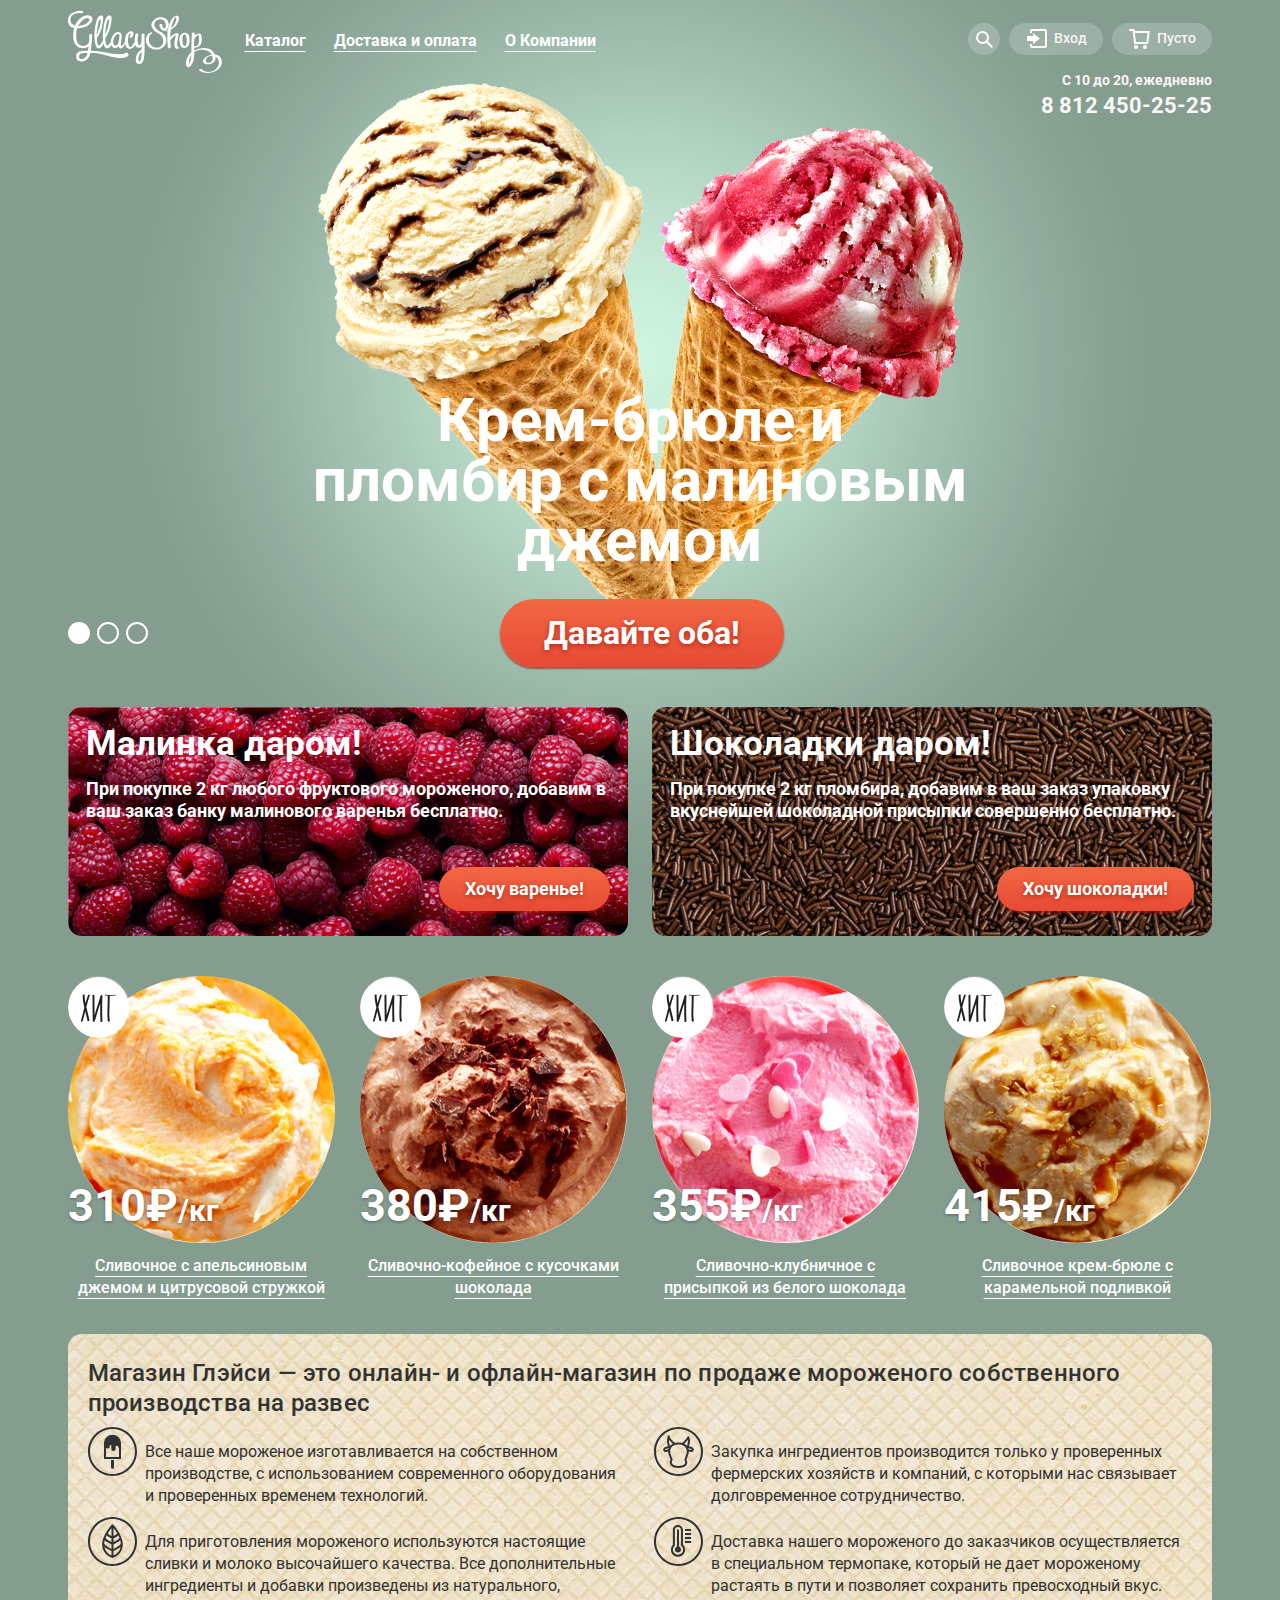
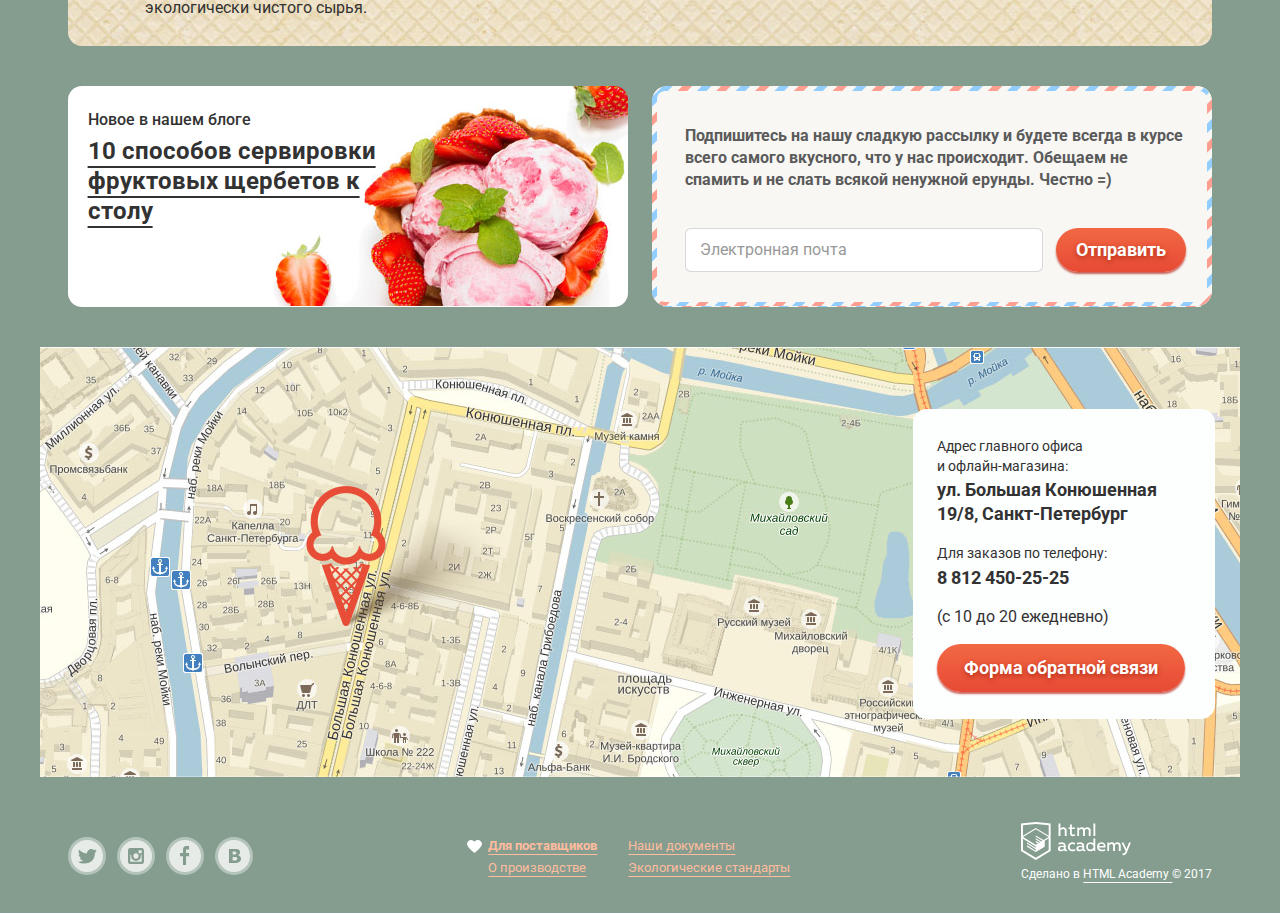
<file: index.html>
<!DOCTYPE html>
<html lang="ru">
  <head>
    <meta charset="utf-8">
    <title>Gllacy shop</title>
    <link href="https://fonts.googleapis.com/css?family=Roboto:400,500,700&amp;subset=cyrillic" rel="stylesheet" type="text/css">
    <link href="css/normalize.css" rel="stylesheet">
    <link href="css/style.css" rel="stylesheet">
  </head>
  <body>
    <input class="slider-radio" type="radio" id="product-1" name="toggle" checked>
    <input class="slider-radio" type="radio" id="product-2" name="toggle">
    <input class="slider-radio" type="radio" id="product-3" name="toggle">
    <div class="site-wrapper">
      <div class="container">
        <header class="main-header">
          <nav class="main-menu">
            <h2 class="visually-hidden">Главное меню</h2>
            <div class="menu-wrapper">
              <a class="main-logo"><img src="img/logo.svg" width="154" height="64" alt="Логотип Gllacy"></a>
              <ul class="main-menu-list">
                <li class="menu-item"><a href="#">Каталог</a>
                  <ul class="sub-menu">
                    <li class="sub-menu-item sub-menu-news"><a href="#"><b>Новинки</b></a></li>
                    <li class="sub-menu-item active"><a href="catalog.html">Сливочное</a></li>
                    <li class="sub-menu-item"><a href="#">Щербеты</a></li>
                    <li class="sub-menu-item"><a href="#">Фруктовый лед</a></li>
                    <li class="sub-menu-item"><a href="#">Мелорин</a></li>
                  </ul>
                </li>
                <li class="menu-item"><a href="#">Доставка и оплата</a></li>
                <li class="menu-item"><a href="#">О Компании</a></li>
              </ul>
            </div>
          </nav>
          <div class="user-box">
            <h2 class="visually-hidden">Уголок покупателя</h2>
            <div class="search">
              <h3 class="visually-hidden">Поиск по сайту</h3>
              <div class="search-box">
                <form class="search-form" action="https://echo.htmlacademy.ru" method="get">
                  <input class="input" type="search" name="search" placeholder="Что ищем?">
                </form>
              </div>
            </div>
            <div class="profile-entrance">
              <h3 class="visually-hidden">Вход в личный кабинет</h3>
              <span class="profile-entrance-icon">Вход</span>
              <div class="profile-entrance-block">
                <form class="profile-entrance-form" action="https://echo.htmlacademy.ru" method="post">
                  <input class="input profile-entrance-input" type="email" name="email" placeholder="Электронная почта" autocomplete="on" required>
                  <input class="input profile-entrance-input" type="password" name="password" placeholder="Пароль" required>
                  <input class="button profile-entrance-button" type="submit" value="Войти">
                </form>
                <div class="profile-entrance-help">
                  <a href="#">Забыли пароль?</a>
                  <a href="#">Новая регистрация</a>
                </div>
              </div>
            </div>
            <div class="basket">
              <h3 class="visually-hidden">Корзина</h3>
              <span class="basket-icon basket-icon-full">Пусто</span>
            </div>
            <div class="shop-contacts">
              <h3 class="visually-hidden">Контакты и вермя работы</h3>
              <p class="shop-contacts-working-hours">С 10 до 20, ежедневно</p>
              <p class="shop-contacts-phone">8 812 450-25-25</p>
            </div>
          </div>
        </header>
      </div>
      <main class="main-container">
        <div class="container">
          <h1 class="visually-hidden">Магазин мороженого Gllacy</h1>
          <div class="slider">
            <h2 class="visually-hidden">Специальное предложение</h2>
            <div class="slider-controls">
              <label for="product-1">Первый</label>
              <label for="product-2">Второй</label>
              <label for="product-3">Третий</label>
            </div>
            <section class="slider-promo" id="slide1">
              <h3 class="slider-promo-description">Крем-брюле и пломбир с малиновым джемом</h3>
              <img class="slider-promo-image" src="img/slider_creme-brulee-raspberry.png" width="1079" height="854" alt="Крем-брюле и пломбир с малиновым джемом">
              <a class="button button-slider" href="#">Давайте оба!</a>
            </section>
            <section class="slider-promo" id="slide2">
              <h3 class="slider-promo-description">Шоколадный пломбир и лимонный сорбет</h3>
              <img class="slider-promo-image" src="img/slider_chocolate-lemon.png" width="1079" height="854" alt="Шоколадный пломбир и лимонный сорбет">
              <a class="button button-slider" href="#">Давайте оба!</a>
            </section>
            <section class="slider-promo" id="slide3">
              <h3 class="slider-promo-description">Пломбир с помадкой и клубничный щербет</h3>
              <img class="slider-promo-image" src="img/slider_fondant-strawberry.png" width="1079" height="854" alt="Пломбир с помадкой и клубничный щербет">
              <a class="button button-slider" href="#">Давайте оба!</a>
            </section>
          </div>
          <section class="action">
            <h2 class="visually-hidden">Акция для большого заказа</h2>
            <div class="action-option action-option-one">
              <h3>Малинка даром!</h3>
              <p>При покупке 2 кг любого фруктового мороженого, добавим в ваш заказ банку малинового варенья бесплатно.</p>
              <a class="button button-action" href="#">Хочу варенье!</a>
            </div>
            <div class="action-option action-option-two">
              <h3>Шоколадки даром!</h3>
              <p>При покупке 2 кг пломбира, добавим в ваш заказ упаковку вкуснейшей шоколадной присыпки совершенно бесплатно.</p>
              <a class="button button-action" href="#">Хочу шоколадки!</a>
            </div>
          </section>
          <section class="catalog catalog-hit">
            <h2 class="visually-hidden">Хиты продаж</h2>
            <ul class="catalog-list">
              <li class="catalog-item item-hit">
                <a class="item-image" href="#">
                  <img src="img/cream_orange.jpg" width="267" height="267" alt="Сливочное с апельсиновым джемом и цитрусовой стружкой">
                </a>
                <p class="item-price">310&#8381;<span>/кг</span></p>
                <h3 class="item-description"><a href="#">Сливочное с апельсиновым джемом и цитрусовой стружкой</a></h3>
                <div class="catalog-item-overlay">
                  <a href="#" class="button button-selected-item">Быстрый просмотр</a>
                </div>
              </li>
              <li class="catalog-item item-hit">
                <a class="item-image" href="#">
                  <img src="img/cream-coffee.jpg" width="267" height="267" alt="Сливочно-кофейное с кусочками шоколада">
                </a>
                <p class="item-price">380&#8381;<span>/кг</span></p>
                <h3 class="item-description"><a href="#">Сливочно-кофейное с кусочками шоколада</a></h3>
                <div class="catalog-item-overlay">
                  <a href="#" class="button button-selected-item">Быстрый просмотр</a>
                </div>
              </li>
              <li class="catalog-item item-hit">
                <a class="item-image" href="#">
                  <img src="img/cream-raspberry.jpg" width="267" height="267" alt="Сливочно-клубничное с присыпкой из белого шоколада">
                </a>
                <p class="item-price">355&#8381;<span>/кг</span></p>
                <h3 class="item-description"><a href="#">Сливочно-клубничное с присыпкой из белого шоколада</a></h3>
                <div class="catalog-item-overlay">
                  <a href="#" class="button button-selected-item">Быстрый просмотр</a>
                </div>
              </li>
              <li class="catalog-item item-hit">
                <a class="item-image" href="#">
                  <img src="img/creme-brulee.jpg" width="267" height="267" alt="Сливочное крем-брюле с карамельной подливкой">
                </a>
                <p class="item-price">415&#8381;<span>/кг</span></p>
                <h3 class="item-description"><a href="#">Сливочное крем-брюле с карамельной подливкой</a></h3>
                <div class="catalog-item-overlay">
                  <a href="#" class="button button-selected-item">Быстрый просмотр</a>
                </div>
              </li>
            </ul>
          </section>
          <section class="features-wrapper">
            <h2 class="visually-hidden">Преимущества</h2>
            <div class="features">
              <p class="features-title">Магазин Глэйси — это онлайн- и офлайн-магазин по продаже мороженого собственного производства на развес</p>
              <ul class="features-list">
                <li class="features-item features-item-one">
                Все наше мороженое изготавливается на собственном производстве, с использованием современного оборудования и проверенных временем технологий.</li>
                <li class="features-item features-item-two">Закупка ингредиентов  производится только у проверенных фермерских хозяйств и компаний, с которыми нас связывает долговременное сотрудничество.</li>
                <li class="features-item features-item-three">Для приготовления мороженого используются настоящие сливки и молоко высочайшего качества. Все дополнительные ингредиенты и добавки произведены из натурального, экологически чистого сырья.</li>
                <li class="features-item features-item-four">Доставка нашего мороженого до заказчиков осуществляется в специальном термопаке, который не дает мороженому растаять в пути и позволяет сохранить превосходный вкус.</li>
              </ul>
            </div>
          </section>
          <div class="news-mail-container">
            <article class="blog-box">
              <p class="blog-description">Новое в нашем блоге</p>
              <h3 class="article-header"><a href="#">10 способов сервировки фруктовых щербетов к столу</a></h3>
            </article>
            <div class="mailing-list-background">
              <div class="mailing-list-box">
                <h3 class="visually-hidden">Рассылка</h3>
                <p class="mailing-list-description">Подпишитесь на нашу сладкую рассылку и будете всегда в курсе всего самого вкусного, что у нас происходит. Обещаем не спамить и не слать всякой ненужной ерунды. Честно =)</p>
                <form class="mailing-list-form" action="https://echo.htmlacademy.ru" method="post">
                  <input class="input" type="email" name="mailing-list" placeholder="Электронная почта" autocomplete="on" required>
                  <input class="button button-mailing-list" type="submit" value="Отправить">
                </form>
              </div>
            </div>
          </div>
        </div>
        <section class="contacts">
          <img class="contacts-map" src="img/map_small.jpg" width="1200" height="430" alt="Карта">
          <h2 class="visually-hidden">Контакты магазина</h2>
          <div class="contacts-wrapper">
            <div class="contacts-block">
              <p class="contacts-description-address">Адрес главного офиса<br>и офлайн-магазина:</p>
              <p class="office-address">ул. Большая Конюшенная 19/8, Санкт-Петербург</p>
            </div>
            <div class="contacts-block">
              <p class="contacts-description-phone">Для заказов по телефону:</p>
              <p class="phone">8 812 450-25-25</p>
              <p class="contacts-description hours">(с 10 до 20 ежедневно)</p>
            </div>
            <a href="#" class="button button-feedback">Форма обратной связи</a>
          </div>
        </section>
      </main>
      <div class="container">
        <footer class="main-footer">
          <div class="footer-social">
            <h2 class="visually-hidden">Социальные сети</h2>
            <ul class="social-list">
              <li class="social-button twitter"><a class="social" href="#">Твиттер</a></li>
              <li class="social-button instagram"><a class="social" href="#">Инстаграм</a></li>
              <li class="social-button facebook"><a class="social" href="#">Фейсбук</a></li>
              <li class="social-button vkontakte"><a class="social" href="#">Вконтакте</a></li>
            </ul>
          </div>
          <nav class="footer-navigation">
            <h2 class="visually-hidden">Информация о производстве</h2>
            <ul class="footer-navigation-list">
              <li class="footer-navigation-item footer-navigation-item-special"><a href="#">Для поставщиков</a></li>
              <li class="footer-navigation-item"><a href="#">О производстве</a></li>
            </ul>
            <ul class="footer-navigation-list">
              <li class="footer-navigation-item"><a href="#">Наши документы</a></li>
              <li class="footer-navigation-item"><a href="#">Экологические стандарты</a></li>
            </ul>
          </nav>
          <div class="footer-copyright">
            <a class="html-logo"><img src="img/logo-htmlacademy.svg" alt="Логотип HTML-academy" width="110" height="40"></a>
            <p class="copyright-decription">Сделано в <a href="https://htmlacademy.ru/intensive/htmlcss">HTML Academy </a>&copy; 2017</p>
          </div>
        </footer>
      </div>
      <section class="modal modal-feedback">
        <h2 class="visually-hidden">Форма обратной связи</h2>
        <button class="modal-close">Закрытие окна</button>
        <p class="modal-sign">Мы обязательно вам ответим!</p>
        <form class="feedback-form" action="https://echo.htmlacademy.ru" method="post">
          <input class="input modal-input" type="text" name="name" placeholder="Как вас зовут?">
          <input class="input modal-input" type="email" name="email" placeholder="Ваша почта для ответа?" required>
          <textarea class="input" name="user-feedback" rows="5" required>Напишите что-нибудь...</textarea>
          <input class="button modal-feedback-button" type="submit" value="Отправить">
        </form>
      </section>
    </div>
  </body>
</html>
</file>
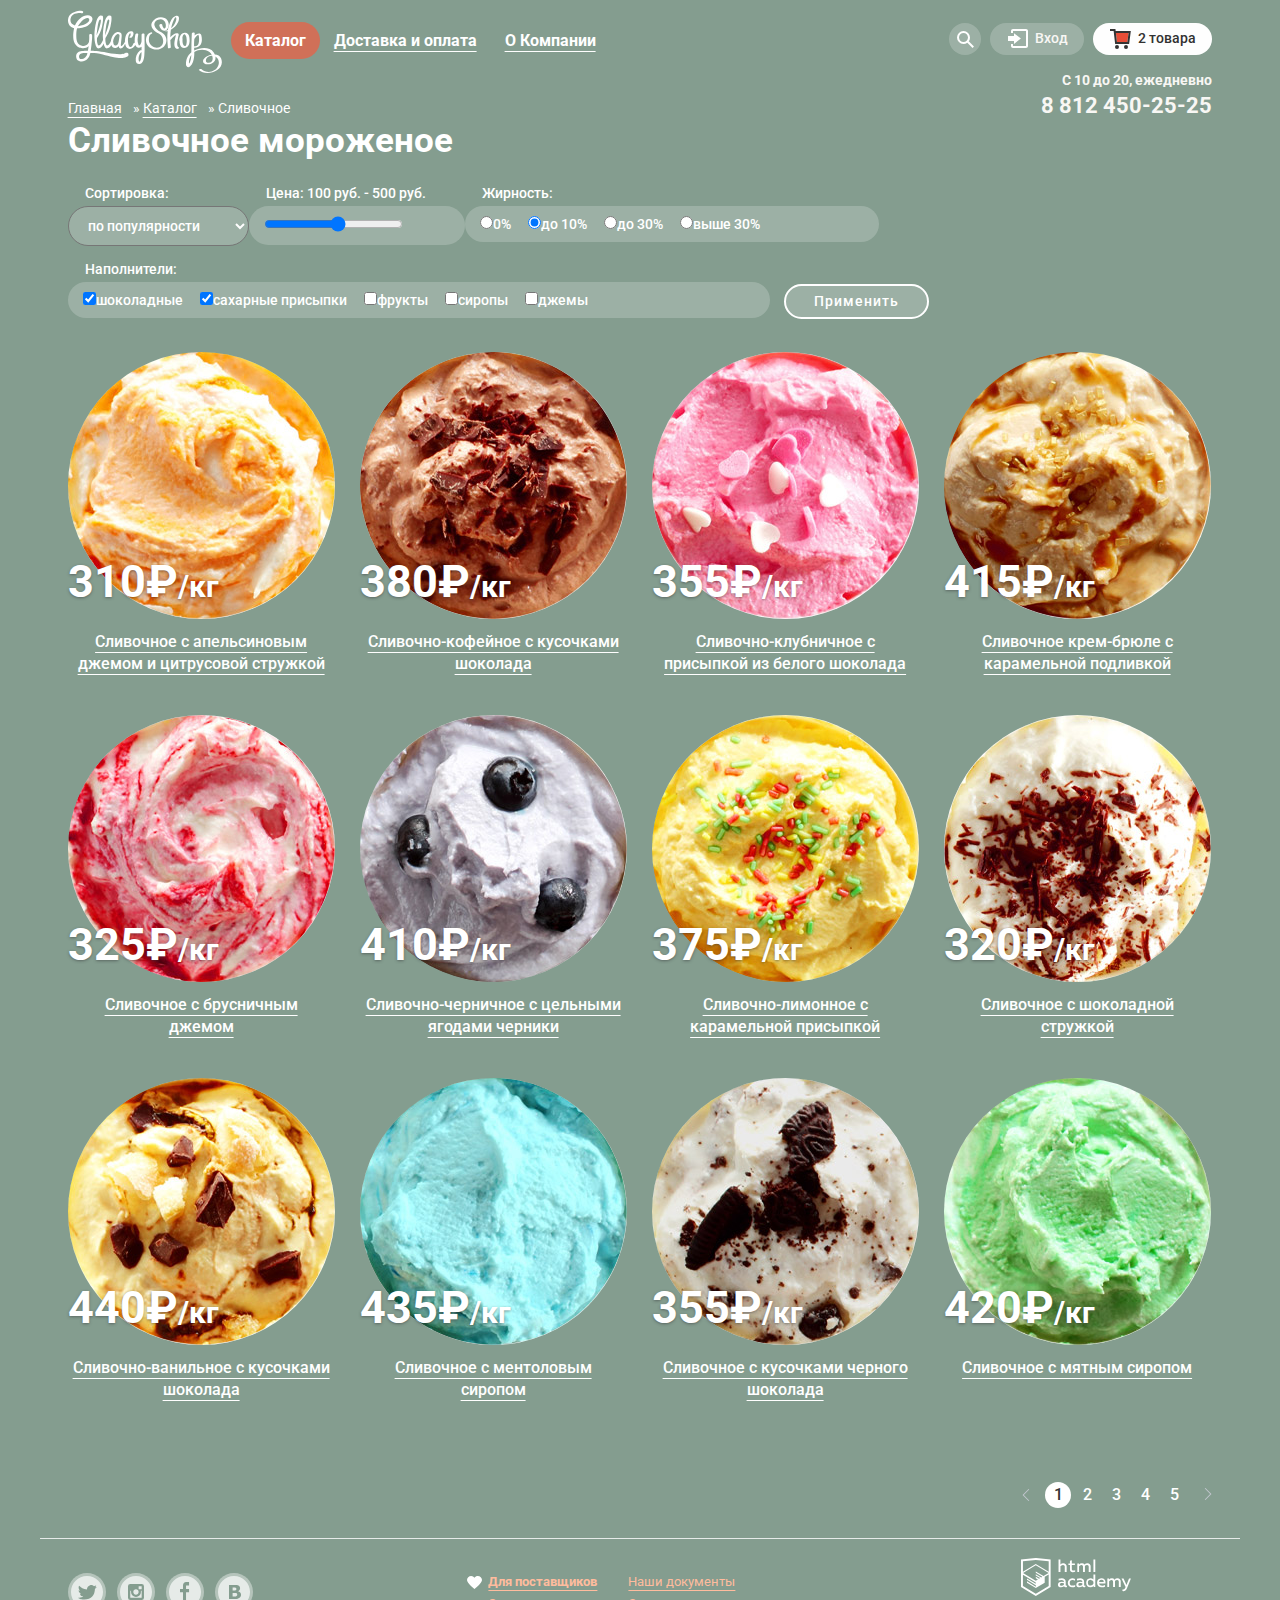
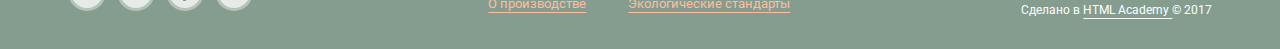
<file: catalog.html>
<!DOCTYPE html>
<html lang="ru">
  <head>
    <meta charset="utf-8">
    <title>Gllacy shop</title>
    <link href="https://fonts.googleapis.com/css?family=Roboto:400,500,700&amp;subset=cyrillic" rel="stylesheet">
    <link href="css/normalize.css" rel="stylesheet">
    <link href="css/style.css" rel="stylesheet">
  </head>
  <body class="inner-page">
    <div class="container">
      <header class="main-header">
        <nav class="main-menu">
          <h2 class="visually-hidden">Главное меню</h2>
          <div class="menu-wrapper">
            <a class="main-logo" href="index.html"><img src="img/logo.svg" width="154" height="64" alt="Логотип Gllacy"></a>
            <ul class="main-menu-list">
              <li class="menu-item menu-item-opened"><a href="#">Каталог</a>
                <ul class="sub-menu">
                  <li class="sub-menu-item sub-menu-news"><a href="#"><b>Новинки</b></a></li>
                  <li class="sub-menu-item sub-menu-item-active"><a href="catalog.html">Сливочное</a></li>
                  <li class="sub-menu-item"><a href="#">Щербеты</a></li>
                  <li class="sub-menu-item"><a href="#">Фруктовый лед</a></li>
                  <li class="sub-menu-item"><a href="#">Мелорин</a></li>
                </ul>
              </li>
              <li class="menu-item"><a href="#">Доставка и оплата</a></li>
              <li class="menu-item"><a href="#">О Компании</a></li>
            </ul>
          </div>
        </nav>
        <div class="user-box">
          <h2 class="visually-hidden">Уголок покупателя</h2>
          <div class="search">
            <h3 class="visually-hidden">Поиск по сайту</h3>
            <form class="search-form" action="https://echo.htmlacademy.ru" method="get">
              <input class="input" type="search" name="search" placeholder="Что ищем?">
            </form>
          </div>
          <div class="profile-entrance">
            <h3 class="visually-hidden">Вход в личный кабинет</h3>
            <span class="profile-entrance-icon">Вход</span>
            <div class="profile-entrance-block">
              <form class="profile-entrance-form" action="https://echo.htmlacademy.ru" method="post">
                <input class="input profile-entrance-input" type="email" name="email" placeholder="Электронная почта" autocomplete="on" required>
                <input class="input" type="password" name="password" placeholder="Пароль" required>
                <input class="button profile-entrance-button" type="submit" value="Войти">
              </form>
              <div class="profile-entrance-help">
                <a href="#">Забыли пароль?</a>
                <a href="#">Новая регистрация</a>
              </div>
            </div>
          </div>
          <div class="basket">
            <h3 class="visually-hidden">Корзина</h3>
            <span class="basket-icon">2 товара</span>
            <div class="basket-block">
              <table class="basket-table">
                <tr class="basket-item">
                  <td class="basket-item-remove"><a href="#">Удаление позиции</a></td>
                  <td class="basket-item-image"><img src="img/basket_cream_orange.jpg" width="33" height="33" alt="Пломбир с апельсиновым джемом"></td>
                  <td class="basket-item-description">Пломбир с апельсиновым джемом</td>
                  <td class="basket-item-coast">1,5 кг &#215; <span>200 руб.</span></td>
                  <td class="basket-item-amount">300 руб.</td>
                </tr>
                <tr class="basket-item">
                  <td class="basket-item-remove"><a href="#">Удаление позиции</a></td>
                  <td class="basket-item-image"><img src="img/basket_cream-strawberry.jpg" width="33" height="33" alt="Клубничный пломбир с присыпкой из белого шоколада"></td>
                  <td class="basket-item-description">Клубничный пломбир с присыпкой из белого шоколада</td>
                  <td class="basket-item-coast">1,5 кг &#215; <span>300 руб.</span></td>
                  <td class="basket-item-amount">450 руб.</td>
                </tr>
              </table>
                <p class="basket-total">Итого: 750 руб.</p>
                <a class="button button-basket" href="#">Оформить заказ</a>
            </div>
          </div>
          <div class="shop-contacts">
            <h3 class="visually-hidden">Контакты и вермя работы</h3>
            <p class="shop-contacts-working-hours">С 10 до 20, ежедневно</p>
            <p class="shop-contacts-phone">8 812 450-25-25</p>
          </div>
        </div>
      </header>
      <main class="main-container">
        <ul class="breadcrumbs">
          <li><a href="index.html">Главная</a></li>
          <li><a class="breadcrumbs-pointer" href="#">Каталог</a></li>
          <li class="breadcrumbs-pointer">Сливочное</li>
        </ul>
        <h1 class="catalog-page-title">Сливочное мороженое</h1>
        <section class="product-filter-section">
          <h2 class="visually-hidden">Фильтры товаров</h2>
            <form class="product-filter" action="/echo" method="post">
              <div class="filter-block">
                <div class="sorting-box product-sorting">
                  <p class="sorting-description">Сортировка:</p>
                  <select class="sorting-pannel sort-by-product" name="sort-by-product">
                    <option value="popular" selected>по популярности</option>
                    <option value="inexpensive-first">сначала недорогие</option>
                    <option value="expensive-first">сначала дорогие</option>
                    <option value="fat-content">по жирности</option>
                  </select>
                </div>
                <div class="sorting-box price-sorting">
                  <p class="sorting-description">Цена: 100 руб. - 500 руб.</p>
                  <div class="sorting-pannel sort-by-price">
                    <input type="range" name="sort-by-price" min="100" max="500" step="10">
                  </div>
                </div>
                <div class="sorting-box fat-sorting">
                  <p class="sorting-description">Жирность:</p>
                  <div class="sorting-pannel sort-by-fat">
                    <ul class="sort-by-fat-list">
                      <li><input type="radio" name="sort-by-fat" value="0" id="zero"><label for="zero">0%</label></li>
                      <li><input type="radio" name="sort-by-fat" value="up-to-10%" id="ten" checked><label for="ten">до 10%</label></li>
                      <li><input type="radio" name="sort-by-fat" value="up-to-30%" id="thirty"><label for="thirty">до 30%</label></li>
                      <li><input type="radio" name="sort-by-fat" value="above-30%" id="above-thirthy"><label for="above-thirthy">выше 30%</label></li>
                    </ul>
                  </div>
                </div>
              </div>
              <div class="filter-block">
                <div class="sorting-box addition-sorting">
                  <p class="sorting-description">Наполнители:</p>
                  <div class="sorting-pannel sort-by-addition">
                    <ul class="sort-by-addition-list">
                      <li><input type="checkbox" name="chocolate" id="chocolate" checked><label for="chocolate">шоколадные</label></li>
                      <li><input type="checkbox" name="sugar" id="sugar" checked><label for="sugar">сахарные присыпки</label></li>
                      <li><input type="checkbox" name="fruits" id="fruits"><label for="fruits">фрукты</label></li>
                      <li><input type="checkbox" name="syrups" id="syrup"><label for="syrup">сиропы</label></li>
                      <li><input type="checkbox" name="jams" id="jam"><label for="jam">джемы</label></li>
                    </ul>
                  </div>
                </div>
                <div class="filter-button-box">
                  <input class="button-filter-applying" type="submit" value="Применить">
                </div>
              </div>
            </form>
        </section>
        <section class="catalog">
          <h2 class="visually-hidden">Разновидности мороженого</h2>
          <ul class="catalog-list">
            <li class="catalog-item">
              <a class="item-image" href="#">
                <img src="img/cream_orange.jpg" width="267" height="267" alt="Сливочное с апельсиновым джемом и цитрусовой стружкой">
              </a>
              <p class="item-price">310&#8381;<span>/кг</span></p>
              <h3 class="item-description"><a href="#">Сливочное с апельсиновым джемом и цитрусовой стружкой</a></h3>
              <div class="catalog-item-overlay">
                <a href="#" class="button button-selected-item">Быстрый просмотр</a>
              </div>
            </li>
            <li class="catalog-item">
              <a class="item-image" href="#">
                <img src="img/cream-coffee.jpg" width="267" height="267" alt="Сливочно-кофейное с кусочками шоколада">
              </a>
              <p class="item-price">380&#8381;<span>/кг</span></p>
              <h3 class="item-description"><a href="#">Сливочно-кофейное с кусочками шоколада</a></h3>
              <div class="catalog-item-overlay">
                <a href="#" class="button button-selected-item">Быстрый просмотр</a>
              </div>
            </li>
            <li class="catalog-item">
              <a class="item-image" href="#">
                <img src="img/cream-raspberry.jpg" width="267" height="267" alt="Сливочно-клубничное с присыпкой из белого шоколада">
              </a>
              <p class="item-price">355&#8381;<span>/кг</span></p>
              <h3 class="item-description"><a href="#">Сливочно-клубничное с присыпкой из белого шоколада</a></h3>
              <div class="catalog-item-overlay">
                <a href="#" class="button button-selected-item">Быстрый просмотр</a>
              </div>
            </li>
            <li class="catalog-item">
              <a class="item-image" href="#">
                <img src="img/creme-brulee.jpg" width="267" height="267" alt="Сливочное крем-брюле с карамельной подливкой">
              </a>
              <p class="item-price">415&#8381;<span>/кг</span></p>
              <h3 class="item-description"><a href="#">Сливочное крем-брюле с карамельной подливкой</a></h3>
              <div class="catalog-item-overlay">
                <a href="#" class="button button-selected-item">Быстрый просмотр</a>
              </div>
            </li>
            <li class="catalog-item">
              <a class="item-image" href="#">
                <img src="img/cream_lingonberry.jpg" width="267" height="267" alt="Сливочное с брусничным джемом">
              </a>
              <p class="item-price">325&#8381;<span>/кг</span></p>
              <h3 class="item-description"><a href="#">Сливочное с брусничным джемом</a></h3>
              <div class="catalog-item-overlay">
                <a href="#" class="button button-selected-item">Быстрый просмотр</a>
              </div>
            </li>
            <li class="catalog-item">
              <a class="item-image" href="#">
                <img src="img/cream_blueberry.jpg" width="267" height="267" alt="Сливочно-черничное с цельными ягодами черники">
              </a>
              <p class="item-price">410&#8381;<span>/кг</span></p>
              <h3 class="item-description"><a href="#">Сливочно-черничное с цельными ягодами черники</a></h3>
              <div class="catalog-item-overlay">
                <a href="#" class="button button-selected-item">Быстрый просмотр</a>
              </div>
            </li>
            <li class="catalog-item">
              <a class="item-image" href="#">
                <img src="img/cream-lemon.jpg" width="267" height="267" alt="Сливочно-лимонное с карамельной присыпкой">
              </a>
              <p class="item-price">375&#8381;<span>/кг</span></p>
              <h3 class="item-description"><a href="#">Сливочно-лимонное с карамельной присыпкой</a></h3>
              <div class="catalog-item-overlay">
                <a href="#" class="button button-selected-item">Быстрый просмотр</a>
              </div>
            </li>
            <li class="catalog-item">
              <a class="item-image" href="#">
                <img src="img/cream_chocolate-chips.jpg" width="267" height="267" alt="Сливочное с шоколадной стружкой">
              </a>
              <p class="item-price">320&#8381;<span>/кг</span></p>
              <h3 class="item-description"><a href="#">Сливочное с шоколадной стружкой</a></h3>
              <div class="catalog-item-overlay">
                <a href="#" class="button button-selected-item">Быстрый просмотр</a>
              </div>
            </li>
            <li class="catalog-item">
              <a class="item-image" href="#">
                <img src="img/cream-vanilla_chocolate-pieces.jpg" width="267" height="267" alt="Сливочно-ванильное с кусочками шоколада">
              </a>
              <p class="item-price">440&#8381;<span>/кг</span></p>
              <h3 class="item-description"><a href="#">Сливочно-ванильное с кусочками шоколада</a></h3>
              <div class="catalog-item-overlay">
                <a href="#" class="button button-selected-item">Быстрый просмотр</a>
              </div>
            </li>
            <li class="catalog-item">
              <a class="item-image" href="#">
                <img src="img/cream_mentol.jpg" width="267" height="267" alt="Сливочноe с ментоловым сиропом">
              </a>
              <p class="item-price">435&#8381;<span>/кг</span></p>
              <h3 class="item-description"><a href="#">Сливочноe с ментоловым сиропом</a></h3>
              <div class="catalog-item-overlay">
                <a href="#" class="button button-selected-item">Быстрый просмотр</a>
              </div>
            </li>
            <li class="catalog-item">
              <a class="item-image" href="#">
                <img src="img/cream_chocolate-pieces.jpg" width="267" height="267" alt="Сливочное с кусочками черного шоколада">
              </a>
              <p class="item-price">355&#8381;<span>/кг</span></p>
              <h3 class="item-description"><a href="#">Сливочное с кусочками черного шоколада</a></h3>
              <div class="catalog-item-overlay">
                <a href="#" class="button button-selected-item">Быстрый просмотр</a>
              </div>
            </li>
            <li class="catalog-item">
              <a class="item-image" href="#">
                <img src="img/cream_mint.jpg" width="267" height="267" alt="Сливочное с мятным сиропом">
              </a>
              <p class="item-price">420&#8381;<span>/кг</span></p>
              <h3 class="item-description"><a href="#">Сливочное с мятным сиропом</a></h3>
              <div class="catalog-item-overlay">
                <a href="#" class="button button-selected-item">Быстрый просмотр</a>
              </div>
            </li>
          </ul>
        </section>
        <div class="pagination">
          <ul class="pagination-list">
            <li class="pagination-item-arrow pagination-item-arrow-left"><a href="#">Влево</a></li>
            <li class="pagination-item pagination-item-selected"><a>1</a></li>
            <li class="pagination-item"><a href="#">2</a></li>
            <li class="pagination-item"><a href="#">3</a></li>
            <li class="pagination-item"><a href="#">4</a></li>
            <li class="pagination-item"><a href="#">5</a></li>
            <li class="pagination-item-arrow pagination-item-arrow-right"><a href="#">Вправо</a></li>
          </ul>
        </div>
      </main>
      <footer class="main-footer">
        <div class="footer-social">
          <h2 class="visually-hidden">Социальные сети</h2>
          <ul class="social-list">
            <li class="social-button twitter"><a class="social" href="#">Твиттер</a></li>
            <li class="social-button instagram"><a class="social" href="#">Инстаграм</a></li>
            <li class="social-button facebook"><a class="social" href="#">Фейсбук</a></li>
            <li class="social-button vkontakte"><a class="social" href="#">Вконтакте</a></li>
          </ul>
        </div>
        <nav class="footer-navigation">
          <h2 class="visually-hidden">Информация о производстве</h2>
          <ul class="footer-navigation-list">
            <li class="footer-navigation-item footer-navigation-item-special"><a href="#">Для поставщиков</a></li>
            <li class="footer-navigation-item"><a href="#">О производстве</a></li>
          </ul>
          <ul class="footer-navigation-list">
            <li class="footer-navigation-item"><a href="#">Наши документы</a></li>
            <li class="footer-navigation-item"><a href="#">Экологические стандарты</a></li>
          </ul>
        </nav>
        <div class="footer-copyright">
          <a class="html-logo"><img src="img/logo-htmlacademy.svg" alt="Логотип HTML-academy" width="110" height="40"></a>
          <p class="copyright-decription">Сделано в <a href="https://htmlacademy.ru/intensive/htmlcss">HTML Academy </a>&copy; 2017</p>
          </div>
      </footer>
    </div>
  </body>
</html>
</file>
<file: css/style.css>
body {
  margin: 0;
  padding: 0;
  font-family: Roboto, Arial, sans-serif;
  font-size: 16px;
  line-height: 22px;
  font-weight: 400;
  color: #ffffff;
  background-color: #849d8f;
}

html {
  box-sizing: border-box;
}

*,
*::before,
*::after {
  box-sizing: inherit;
}

img {
  max-width: 100%;
  height: auto;
}

a {
  color: #ffffff;
  text-underline-position: under;
}

.container {
  width: 1200px;
  margin: 0 auto;
}

.button {
  display: inline-block;
  padding: 12px 44px;
  font-weight: 700;
  font-size: 32px;
  line-height: 44px;
  text-align: center;
  color: #ffffff;
  vertical-align: top;
  text-decoration: none;
  text-shadow: 0 2px 5px rgba(160, 32, 11, 0.76);
  background: #f26843;
  background: linear-gradient(to bottom, #f26843 0%, #e74a35 100%);
  border-radius: 50px;
  box-shadow: 0 2px 2px rgba(172, 16, 0, 0.64);
  border: none;
  cursor: pointer;
}

.button:hover {
  color: #ffffff;
  background: linear-gradient(to bottom, #f58669 0%, #ec6f5e 100%);
  box-shadow: 0 2px 2px rgba(172, 16, 0, 1);
}

.button:active {
  color: #ffffff;
  background: linear-gradient(to bottom, #d84732 0%, #e1613e 100%);
  box-shadow: inset 0 2px 2px rgba(172, 16, 0, 1);
  outline: none;
}

.input {
  display: inline;
  vertical-align: top;
  min-height: 42px;
  width: 100%;
  padding-left: 14px;
  font-size: 16px;
  line-height: 24px;
  color: #323232;
  font-weight: 700;
  text-align: left;
  background-color: #ffffff;
  border: 1px solid rgba(178, 178, 178, 0.52);
  border-radius: 6px;
  outline: none;
}

.input:hover {
  border: 2px solid rgba(154, 154, 154, 0.52);
  padding-left: 13px;
}

.input:focus {
  border: 2px solid rgba(46, 136, 228, 0.52);
  padding-left: 13px;
}

.main-menu-list,
.catalog-list,
.features-list,
.footer-navigation-list,
.social-list,
.breadcrumbs,
.pagination-list,
.sub-menu,
.features-item {
  list-style: none;
  margin: 0;
  padding: 0;
}

.main-header {
  display: flex;
  justify-content: space-between;
  padding-top: 10px;
  padding-left: 2.3%;
  padding-right: 2.3%;
}

.menu-wrapper {
  display: flex;
  justify-content: flex-start;
}

.main-logo {
  margin-right: 9px;
  border-bottom: none;
}

.inner-page .main-logo:hover {
  background-color: transparent;
}

.main-menu-list {
  display: flex;
  flex-wrap: wrap;
  justify-content: flex-start;
  margin-top: 20px;
  position: relative;
}

.menu-item > a {
  font-size: 16px;
  line-height: 18px;
  font-weight: 700;
  padding: 9px 14px;
}

.menu-item > a:hover {
  text-decoration: none;
  color: #333333;
  background-color: #ffffff;
  border-radius: 30px;
  cursor: pointer;
}

.menu-item > a:active {
  box-shadow: inset 0 2px 1px #696969;
}

.menu-item-opened > a {
  color: #ffffff;
  background-color: #d07058;
  border-radius: 30px;
  text-decoration: none;
}

.sub-menu {
  display: none;
  width: 144px;
  z-index: 30;
  background-color: #f8f7f4;
  border-radius: 6px;
  box-shadow: 0 20px 20px rgba(0, 0, 0, 0.40);
}

.sub-menu-item {
  padding-left: 21px;
  padding-top: 7px;
  padding-bottom: 7px;
}

.sub-menu-item a {
  text-decoration: none;
  font-size: 14px;
  line-height: 16px;
  font-weight: 400;
  text-align: left;
  color: #333333;
}

.sub-menu-news {
  font-weight: 700;
  border-bottom: 1px solid rgba(50, 50, 50, 0.2);
}

.menu-item:hover .sub-menu {
  display: block;
  position: absolute;
  top: 30px;
  left: 5px;
}

.sub-menu-item:hover {
  background-color: #fbded7;
}

.sub-menu-item-active {
  background-color: #d07058;
}

.sub-menu-item-active a {
  color: #ffffff;
}

.sub-menu-item-active:hover {
  background-color: #d07058;
}

.sub-menu-item:first-child:hover {
  border-top-right-radius: 6px;
  border-top-left-radius: 6px;
}

.sub-menu-item:last-child:hover {
  border-bottom-right-radius: 6px;
  border-bottom-left-radius: 6px;
}

.sub-menu-item:active {
  background-color: #f6b5a5;
}

.user-box {
  display: flex;
  flex-wrap: wrap;
  justify-content: flex-end;
  width: 293px;
  margin-top: 13px;
}

.user-box > div {
  font-size: 14px;
  line-height: 16px;
  color: #f8f7f4;
  font-weight: 500;
  margin-left: 9px;
}

.search::before {
  content: "";
  display: block;
  width: 32px;
  height: 32px;
  border-radius: 50%;
  background-color: rgba(255, 255, 255, 0.2);
  background-image: url("../img/loupe.svg");
  background-repeat: no-repeat;
  background-position: center;
}

.search:hover::before {
  background-color: rgba(255, 255, 255, 0);
  background-image: url("../img/loupe-black.svg");
}

.search:hover .search-form {
  display: block;
}

.search {
  position: relative;
}

.search-form {
  display: none;
  position: absolute;
  z-index: 30;
  bottom: -100%;
  width: 343px;
  padding: 15px 20px;
  background-color: #f8f7f4;
  box-shadow: 0 20px 20px rgba(0, 0, 0, 0.40);
  border-radius: 6px;
  top: calc(100% + 4px);
  right: 30px;
}

.profile-entrance-icon,
.basket-icon {
  font-size: 14px;
  line-height: 16px;
  display: block;
  padding-left: 45px;
  padding-right: 16px;
  padding-top: 7px;
  padding-bottom: 9px;
  background-color: rgba(255, 255, 255, 0.2);
  border-radius: 26px;
}

.profile-entrance-icon::before {
  content: "";
  display: block;
  width: 23px;
  height: 23px;
  background-image: url("../img/entrance-white.svg");
  background-repeat: no-repeat;
  position: absolute;
  left: 18px;
  top: 6px;
}

.profile-entrance:hover .profile-entrance-icon {
  color: #000000;
  background-color: #ffffff;
}

.profile-entrance:hover .profile-entrance-icon::before {
  background-image: url("../img/entrance.svg");
}

.profile-entrance:hover .profile-entrance-block {
  display: block;
}

.profile-entrance {
  position: relative;
}

.profile-entrance-block {
  display: none;
  position: absolute;
  z-index: 30;
  top: 36px;
  right: 0;
  width: 278px;
  padding: 21px 20px;
  background-color: #f8f7f4;
  box-shadow: 0 20px 20px rgba(0, 0, 0, 0.40);
  border-radius: 6px;
}

.profole-entrance-form {
  position: relative;
}

.profile-entrance-input {
  margin-bottom: 20px;
}

.profile-entrance-button {
  padding: 12px 25px;
  font-size: 18px;
  line-height: 24px;
  font-weight: 700;
  border-radius: 30px;
}

.profile-entrance-help  {
  display: flex;
  flex-direction: column;
  align-items: flex-start;
  position: absolute;
  bottom: 22px;
  right: 25px;
}


.profile-entrance-help a {
  font-size: 13px;
  line-height: 24px;
  font-weight: 400;
  color: #323232;
}

.profile-entrance-help a:hover,
.profile-entrance-help a:focus {
  color: #ffbc9e;
}

.profile-entrance-help a:active {
  color: #e84d37;
}

.basket-icon {
  position: relative;
}

.basket-icon::before {
  content: "";
  display: block;
  width: 23px;
  height: 23px;
  background-image: url("../img/basket.svg");
  background-repeat: no-repeat;
  position: absolute;
  left: 17px;
  top: 6px;
}

.inner-page .basket-icon {
  color: #323232;
  background-color: #fefefe;
}

.inner-page .basket-icon::before {
   background-image: url("../img/basket-red.svg");
}

.basket:hover .basket-block {
  display: block;
}

.basket {
  position: relative;
}

.basket-block {
  display: none;
  width: 543px;
  background-color: #f8f7f4;
  box-shadow: 0 20px 20px rgba(0, 0, 0, 0.40);
  border-radius: 6px;
  padding: 20px 18px;
  text-align: right;
  position: absolute;
  top: 36px;
  right: 0;
}

.basket-table {
  width: 100%;
  border-collapse: collapse;
  border-spacing: 0;
  text-align: left;
  font-size: 13px;
  line-height: 16px;
  font-weight: 400;
  color: #323232;
  border-bottom: 1px solid #cacac7;
}

.basket-table td {
  padding: 0 0;
  padding-left: 11px;
  padding-top: 8px;
  vertical-align: top;

}

.basket-item-remove {
  font-size: 0;
  background-image: url("../img/cross-small.svg");
  background-repeat: no-repeat;
  width: 14px;
}

.basket-item-image {
  width: 37px;
}

.basket-item-image img {
  border-radius: 50%;
}

.basket-item-description {
  width: 210px;
}

.basket-item-coast {
  width: 107px;
}

.basket-item-amount {
  width: 68px;
}

.basket-item-coast span {
  color: #999999;
}

.basket-total {
  font-size: 15px;
  line-height: 18px;
  font-weight: 700;
  color: #323232;
}

.button-basket {
  font-size: 18px;
  line-height: 24px;
  font-weight: 700;
  padding: 13px 15px;
}

.shop-contacts {
  margin-top: 17px;
}

.shop-contacts p {
  padding: 0;
  margin: 0;
  text-align: right;
}

 .shop-contacts .shop-contacts-working-hours {
  font-size: 14px;
  line-height: 16px;
  font-weight: 700;
}

.shop-contacts .shop-contacts-phone {
  font-size: 22px;
  line-height: 24px;
  font-weight: 700;
  padding-top: 6px;
}

.action {
  display: flex;
  justify-content: space-between;
  margin-bottom: 40px;
  padding-left: 2.3%;
  padding-right: 2.3%;
}

.action-option-one {
  background-color: #73253a;
  background-image: url("../img/raspberry_background.jpg");
}

.action-option-two {
  background-color: #4a2518;
  background-image: url("../img/chocolate_background.jpg");
}

.action-option {
  width: 560px;
  padding: 16px 18px;
  padding-bottom: 25px;
  border-radius: 14px;
  text-align: right;
  color: #ffffff;
  font-weight: 700;
}

.action-option h3 {
  padding: 0;
  margin: 0;
  margin-bottom: 14px;
  font-size: 35px;
  line-height: 41px;
  text-align: left;
}

.action-option p {
  padding: 0;
  margin: 0;
  margin-bottom: 45px;
  font-size: 18px;
  line-height: 22px;
  text-align: left;
}

.button-action {
  font-size: 18px;
  line-height: 24px;
  padding: 10px 26px;
}

.catalog {
  margin-bottom: 35px;
  padding-left: 2.3%;
  padding-right: 2.3%;
}

.inner-page .catalog {
  padding-left: 0;
  padding-right: 0;
}

.catalog-list {
  display: flex;
  justify-content: flex-start;
  flex-wrap: wrap;
}

.catalog-item:hover .catalog-item-overlay {
  display: block;
}

.catalog-item-overlay {
  display: none;
  position: absolute;
  left: -13px;
  top: -6px;
  width: 293px;
  height: 404px;
  border-radius: 8px;
  background-color: rgba(248, 247, 244, 0.2);
  box-shadow: 0 20px 20px rgba(0, 0, 0, 0.2);
  z-index: 1;
}

.button-selected-item {
  display: block;
  position: absolute;
  bottom: 12px;
  left: 15%;
  font-size: 18px;
  line-height: 24px;
  font-weight: 700;
  padding: 10px 17px 10px 17px;
  margin-bottom: 10px;
  border-radius: 26px;
}

.catalog-item {
  position: relative;
  width: 267px;
  text-align: center;
  margin-right: 25px;
}

.catalog-item:nth-child(4n) {
  margin-right: 0;
}

.inner-page .catalog-item {
  margin-bottom: 40px;
}

.item-image img {
  border-radius: 50%;
}

.item-price {
  margin: 0;
  padding: 0;
  margin-top: -66px;
  font-size: 45px;
  line-height: 45px;
  color: #ffffff;
  font-weight: 700;
  text-align: left;
  text-shadow: 0 1px 3px rgba(49, 50, 53, 0.5);
}

.item-price span {
  font-size: 30px;
  line-height: 45px;
}

.item-description {
  margin: 0;
  padding: 0;
  padding-left: 5px;
  padding-right: 5px;
  padding-top: 22px;
  font-size: 16px;
  line-height: 22px;
  color: #ffffff;
  font-weight: 500;
  text-align: center;
}

.item-hit {
  position: relative;
}

.item-hit::before {
  content: "";
  display: block;
  position: absolute;
  left: 0px;
  top: 0px;
  width: 62px;
  height: 62px;
  border-radius: 50%;
  background-color: rgba(255, 255, 255, 0.2);
  background-position: center;
  background-image: url("../img/hit.svg");
  background-repeat: no-repeat;
}

.features-wrapper {
  padding-left: 2.3%;
  padding-right: 2.3%;
  margin-bottom: 40px;
}

.features {
  background-color: #eee1c9;
  background-image: url("../img/wafer_background.jpg");
  border-radius: 14px;
  font-size: 16px;
  line-height: 22px;
  color: #323232;
  font-weight: 400;
  padding-top: 24px;
  padding-bottom: 3px;
  padding-left: 20px;
  padding-right: 15px;
}

.features-title {
  padding: 0;
  margin: 0;
  margin-bottom: 23px;
  font-size: 24px;
  line-height: 30px;
  font-weight: 500;
  letter-spacing: 0.2px;
}

.features-list {
  display: flex;
  flex-wrap: wrap;
  justify-content: space-between;
}

.features-item {
  width: 49%;
  position: relative;
  padding-left: 57px;
  padding-right: 10px;
  margin-bottom: 24px;
}

.features-item-one:before {
  content: "";
  display: block;
  position: absolute;
  left: 0px;
  top: -14px;
  width: 55px;
  height: 55px;
  background-image: url("../img/ice-cream.svg");
  background-repeat: no-repeat;
}

.features-item-two:before {
  content: "";
  display: block;
  position: absolute;
  left: 0px;
  top: -14px;
  width: 55px;
  height: 55px;
  background-image: url("../img/cow.svg");
  background-repeat: no-repeat;
}

.features-item-three:before {
  content: "";
  display: block;
  position: absolute;
  left: 0px;
  top: -14px;
  width: 55px;
  height: 55px;
  background-image: url("../img/eco.svg");
  background-repeat: no-repeat;
}

.features-item-four:before {
  content: "";
  display: block;
  position: absolute;
  left: 0px;
  top: -14px;
  width: 55px;
  height: 55px;
  background-image: url("../img/thermometer.svg");
  background-repeat: no-repeat;
}

.news-mail-container {
  display: flex;
  justify-content: space-between;
  margin-bottom: 40px;
  padding-left: 2.3%;
  padding-right: 2.3%;
}

.blog-box,
.mailing-list-background {
  width: 560px;
  border-radius: 14px;
}

.blog-box {
  padding: 23px 20px;
  background-color: #ffffff;
  background-image: url("../img/icecream-background.jpg");
  background-repeat: no-repeat;
}

.blog-description {
  padding: 0;
  margin: 0;
  font-size: 16px;
  line-height: 22px;
  color: #323232;
  font-weight: 500;
  text-align: left;
}

.article-header {
  padding: 0;
  margin: 0;
  margin-top: 5px;
  padding-right: 200px;
  padding-bottom: 58px;
}

.article-header a {
  font-size: 24px;
  line-height: 30px;
  color: #323232;
  font-weight: 700;
  text-align: left;
}

.mailing-list-background {
  background-image: url("../img/bg-post.svg");
  padding: 5px;
}

.mailing-list-box {
  background-color: #f8f7f4;
  padding-top: 34px;
  padding-bottom: 30px;
  padding-left: 28px;
  padding-right: 21px;
  border-radius: 8px;
}

.mailing-list-description {
  padding: 0;
  margin: 0;
  margin-bottom: 37px;
  color: #5a5a5a;
  font-weight: 700;
  text-align: left;
}

.mailing-list-form {
  display: flex;
  justify-content: space-between;
}

.button-mailing-list {
  font-size: 18px;
  line-height: 24px;
  padding: 10px 20px;
  margin-left: 13px;
}

.contacts {
  width: 1200px;
  margin: 0 auto;
  margin-bottom: 20px;
  position: relative;
}

.contacts-wrapper {
  position: absolute;
  top: 62px;
  left: 873px;
  width: 302px;
  background-color: #fdfefe;
  padding: 27px 24px;
  border-radius: 14px;
}

.contacts-block {
  color: #323232;
  text-align: left;
}

.contacts-description-address {
  padding: 0;
  margin: 0;
  margin-bottom: 2px;
  font-size: 14px;
  line-height: 20px;
  font-weight: 400;
}

.contacts-description-phone {
  padding: 0;
  margin: 0;
  margin-bottom: 2px;
  margin-top: 17px;
  margin-bottom: 3px;
  font-size: 14px;
  line-height: 20px;
  font-weight: 400;
}

.office-address,
.phone {
  padding: 0;
  margin: 0;
  font-size: 18px;
  line-height: 24px;
  font-weight: 700;
}

.contacts-description-hours {
  line-height: 22px;
  padding: 0;
  margin: 0;
  margin-bottom: 22px;
  letter-spacing: -1px;
}

.button-feedback {
  padding: 0;
  margin: 0;
  font-size: 18px;
  line-height: 24px;
  font-weight: 700;
  padding: 12px 27px;
}

.inner-page .main-container {
  padding-left: 2.3%;
  padding-right: 2.3%;
}

.inner-page .main-header {
  height: 100px;
}

.breadcrumbs {
  display: flex;
  justify-content: flex-start;
  font-size: 14px;
  line-height: 16px;
}

.breadcrumbs li {
   margin-right: 21px;
}

.breadcrumbs-pointer {
  position: relative;
}

.breadcrumbs-pointer::before {
  position: absolute;
  content: "»";
  display: block;
  top: 0px;
  left: -10px;
  width: 7px;
  height: 7px;
}

.catalog-page-title {
  margin: 0;
  padding: 0;
  margin-top: 4px;
  font-size: 35px;
  line-height: 41px;
  font-weight: 700;
  margin-bottom: 24px;
}

.product-filter-section {
  margin-bottom: 33px;
}

.filter-block {
  display: flex;
  flex-wrap: wrap;
  margin-bottom: 15px;
}

.sorting-box.addition-sorting {
  margin-right: 14px;
}

.sorting-box .price-sorting {
  margin-right: 15px;
}

.sorting-description {
  padding: 0;
  margin: 0;
  font-size: 14px;
  line-height: 16px;
  font-weight: 500;
  padding-left: 17px;
  margin-bottom: 5px;
}

.sorting-pannel {
  font-size: 14px;
  line-height: 16px;
  font-weight: 500;
  color: #ffffff;
  padding-left: 15px;
  padding-right: 15px;
  padding-top: 10px;
  padding-bottom: 10px;
  background-color: rgba(255, 255, 255, 0.2);
  border-radius: 26px;
}

.sorting-pannel.sort-by-fat {
  width: 414px;
}

.sorting-pannel.sort-by-addition {
  width: 702px;
}

.sorting-pannel label {
  margin-right: 17px;
}

.sorting-pannel input {
  padding-left: 10px;
}

.sort-by-price {
  width: 216px;
}

.sort-by-fat-list,
.sort-by-addition-list {
  list-style: none;
  padding: 0;
  margin: 0;
  display: flex;
}

.filter-button-box {
  display: block;
  padding-top: 23px;
}

.button-filter-applying {
  font-size: 14px;
  line-height: 16px;
  font-weight: 500;
  color: #ffffff;
  background-color: rgba(255, 255, 255, 0.2);
  border-radius: 26px;
  border: 2px solid #ffffff;
  cursor: pointer;
  padding-top: 7px;
  padding-bottom: 8px;
  padding-left: 28px;
  padding-right: 28px;
  letter-spacing: 1px;
}

.button-filter-applying:hover {

}

.button-filter-applying:active {
  color: #323232;
}

.sort-by-product:hover {
  color: #323232;
}

.pagination {
  margin-top: 41px;
}

.pagination-list {
  display: flex;
  justify-content: flex-end;
  margin-top: 0;
  margin-bottom: 30px
}

.pagination-item a {
  width: 26px;
  height: 26px;
  display: block;
  text-align: center;
  border-radius: 50%;
  font-size: 16px;
  line-height: 26px;
  font-weight: 500;
  text-decoration: none;
  color: #ffffff;
  margin-left: 3px;
}

.pagination-item a:hover {
  background-color: rgba(256, 256, 256, 0.2)
}

.pagination-item-selected a {
  color: #323232;
  background-color: #ffffff;
}

.pagination-item-arrow {
  text-indent: -9999px;
}

.pagination-item-arrow a {
  width: 8px;
  height: 13px;
  background-image: url("../img/icon-right-small.svg");
  background-repeat: no-repeat;
  display: block;
  margin-top: 6px;
}

.pagination-item-arrow-right {
  margin-left: 17px;
}

.pagination-item-arrow-left {
  margin-right: 12px;
}

.pagination-item-arrow-left a {
  transform: rotate(180deg);
    -moz-transform: rotate(180deg);
    -ms-transform: rotate(180deg);
    -webkit-transform: rotate(180deg);
    -o-transform: rotate(180deg);
}

.main-footer {
  display: flex;
  justify-content: space-between;
  padding-bottom: 30px;
  padding-left: 2.3%;
  padding-right: 2.3%;
  padding-top: 34px;
  font-size: 13px;
  line-height: 18px;
  color: #ffffff;
  font-weight: 400;
  text-align: left;
}

.inner-page .main-footer {
  border-top: 1px solid rgba(255, 255, 255, 0.8);
}

.footer-social {
  width: 267px;
  margin-right: auto;
}

.social-list {
  display: flex;
  justify-content: flex-start;
}

.social-button {
  text-indent: -9999px;
  display: block;
  position: relative;
  margin: 0px 0px;
  padding: 0px;
  width: 30px;
  height: 30px;
  font-size: 0px;
  text-align: center;
  background-color: transparent;
  border: 4px solid rgba(255, 255, 255, 0.5);
  margin-right: 11px;
  box-sizing: content-box;
  display: block;
  border-radius: 19px;
  opacity: 0.8;
  filter: alpha(Opacity=80);
}

.social-button:hover {
  opacity: 1;
  filter: alpha(Opacity=100);
}

.social-button:active {
  box-shadow: inset 0 2px 1px rgba(255, 255, 255, 1);
}

.twitter {
  background-image: url("../img/twitter.svg");
  background-repeat: no-repeat;
  background-position: center;
}

.instagram {
  background-image: url("../img/instagram.svg");
  background-repeat: no-repeat;
  background-position: center;
}

.facebook {
  background-image: url("../img/fb.svg");
  background-repeat: no-repeat;
  background-position: center;
}

.vkontakte {
  background-image: url("../img/vk.svg");
  background-repeat: no-repeat;
  background-position: center;
}

.footer-navigation {
  display: flex;
  justify-content: flex-start;
  flex-wrap: wrap;
  width: 480px;
  margin-right: 53px;
}

.footer-navigation-list {
  margin-right: 31px;
}

.footer-navigation-item {
  padding-bottom: 4px;
}

.footer-navigation-item-special {
  font-weight: 700;
  position: relative;
}

.footer-navigation-item-special::before {
  content: "";
  display: block;
  position: absolute;
  top: 3px;
  left: -21px;
  width: 18px;
  height: 18px;
  background-image: url("../img/heart.svg");
  background-repeat: no-repeat;
}

.footer-navigation-item a:hover,
.footer-navigation-item a:active,
.footer-copyright a:hover,
.footer-copyright a:active {
  color: #ffbc9e;
}

.footer-navigation-item a {
  color: #ffbc9e;
}

.footer-copyright {
  font-size: 12px;
  line-height: 18px;
  font-weight: 400;
  margin-top: -15px;
}

.copyright-decription {
  padding: 0;
  margin: 0;
}

.modal-feedback {
    padding-top: 20px;
    padding-left: 25px;
    padding-right: 25px;
    width: 480px;
    background-color: #f8f7f4;
    border-radius: 10px;
    text-align: right;
    position: fixed;
    top: 120px;
    left: 50%;
    margin-left: -240px;
    display: none;
}

.modal-close {
    text-indent: -9999px;
    width: 18px;
    height: 17px;
    display: block;
    background-image: url(../img/cross-big.svg);
    background-color: transparent;
    border: none;
    background-repeat: no-repeat;
    background-size: cover;
    position: absolute;
    right: 18px;
    top: 17px;
}

.modal-sign {
  padding: 0;
  margin: 0;
  margin-bottom: 23px;
  text-align: left;
  font-size: 24px;
  line-height: 28px;
  font-weight: 500;
  color: #323232;
}

.modal-input {
  margin-bottom: 20px;
}


.modal-feedback-button {
  margin-top: 25px;
  margin-bottom: 25px;
  padding-top: 13px;
  padding-bottom: 16px;
  padding-left: 24px;
  padding-right: 24px;
  font-size: 18px;
  line-height: 24px;
}

.site-wrapper {
  background-color: #849d8f;
  background-image: url("../img/slider_creme-brulee-raspberry.png");
  background-repeat: no-repeat;
  background-position: top center;
  transition: background-image 0.5s ease, background-color 0.5s ease;
}

.site-wrapper::before,
.site-wrapper::after {
  content: "";
  visibility: hidden;
}

.site-wrapper::before {
  background-image: url("../img/slider_chocolate-lemon.png");
}

.site-wrapper::after {
  background-image: url("../img/slider_fondant-strawberry.png");
}

.slider {
  position: relative;
  padding-top: 273px;
  margin-bottom: 40px;
  text-align: center;
  color: #ffffff;
  padding-left: 2.3%;
  padding-right: 2.3%;
}

.slider-promo {
  display: none;
}

.slider-promo-image {
  width: 0;
  height: 0;
}

.slider-promo-description {
  width: 670px;
  margin: 0 auto;
  margin-bottom: 28px;
  font-size: 60px;
  line-height: 60px;
  font-weight: 700;
}

.slider-radio {
  position: absolute;
  width: 1px;
  height: 1px;
  clip: rect(0, 0, 0, 0);
}

.slider-controls label {
  display: inline-block;
  width: 22px;
  height: 22px;
  margin-right: 7px;
  vertical-align: top;
  background-color: transparent;
  border: 2px solid #ffffff;
  border-radius: 50%;
  cursor: pointer;
}

.slider-controls label:hover {
  background-color: rgba(255, 255, 255, 0.4);
}

.slider-controls label:active {
  background-color: #ffffff;
}

.slider-controls {
  position: absolute;
  bottom: 23px;
  left: 28px;
  z-index: 20;
  font-size: 0;
}

#product-1:checked ~ .site-wrapper {
  background-color: #849d8f;
  background-image: url("../img/slider_creme-brulee-raspberry.png");
}

#product-2:checked ~ .site-wrapper {
  background-color: #8996a6;
  background-image: url("../img/slider_chocolate-lemon.png");
}

#product-3:checked ~ .site-wrapper {
  background-color: #9d8b84;
  background-image: url("../img/slider_fondant-strawberry.png");
}

#product-1:checked ~ .site-wrapper #slide1,
#product-2:checked ~ .site-wrapper #slide2,
#product-3:checked ~ .site-wrapper #slide3 {
  display: block;
}

#product-1:checked ~ .site-wrapper label[for="product-1"],
#product-2:checked ~ .site-wrapper label[for="product-2"],
#product-3:checked ~ .site-wrapper label[for="product-3"] {
  background-color: #ffffff;
}

.visually-hidden:not(:focus):not(:active),
input[type="checkbox"].visually-hidden,
input[type="radio"].visually-hidden {
  position: absolute;
  width: 1px;
  height: 1px;
  margin: -1px;
  border: 0;
  padding: 0;
  white-space: nowrap;
  clip-path: inset(100%);
  clip: rect(0 0 0 0);
  overflow: hidden;
}

.search-form ::-webkit-input-placeholder {
  color: #999999;
  font-weight: 400;
}

.search-form ::-moz-placeholder {
  color: #999999;
  font-weight: 400;
}

.search-form :-moz-placeholder {
  color: #999999;
  font-weight: 400;
}

.search-form :-ms-input-placeholder {
  color: #999999;
  font-weight: 400;
}

.profole-entrance-form ::-webkit-input-placeholder {
  color: #999999;
  font-weight: 400;
}

.profole-entrance-form ::-moz-placeholder {
  color: #999999;
  font-weight: 400;
}

.profole-entrance-form :-moz-placeholder {
  color: #999999;
  font-weight: 400;
}

.profole-entrance-form :-ms-input-placeholder {
  color: #999999;
  font-weight: 400;
}

.mailing-list-form ::-webkit-input-placeholder {
  color: #999999;
  font-weight: 400;
}

.mailing-list-form ::-moz-placeholder {
  color: #999999;
  font-weight: 400;
}

.mailing-list-form :-moz-placeholder {
  color: #999999;
  font-weight: 400;
}

.mailing-list-form :-ms-input-placeholder {
  color: #999999;
  font-weight: 400;
}

.feedback-form ::-webkit-input-placeholder {
  color: #999999;
  font-weight: 400;
}

.feedback-form ::-moz-placeholder {
  color: #999999;
  font-weight: 400;
}

.feedback-form :-moz-placeholder {
  color: #999999;
  font-weight: 400;
}

.feedback-form :-ms-input-placeholder {
  color: #999999;
  font-weight: 400;
}
</file>
